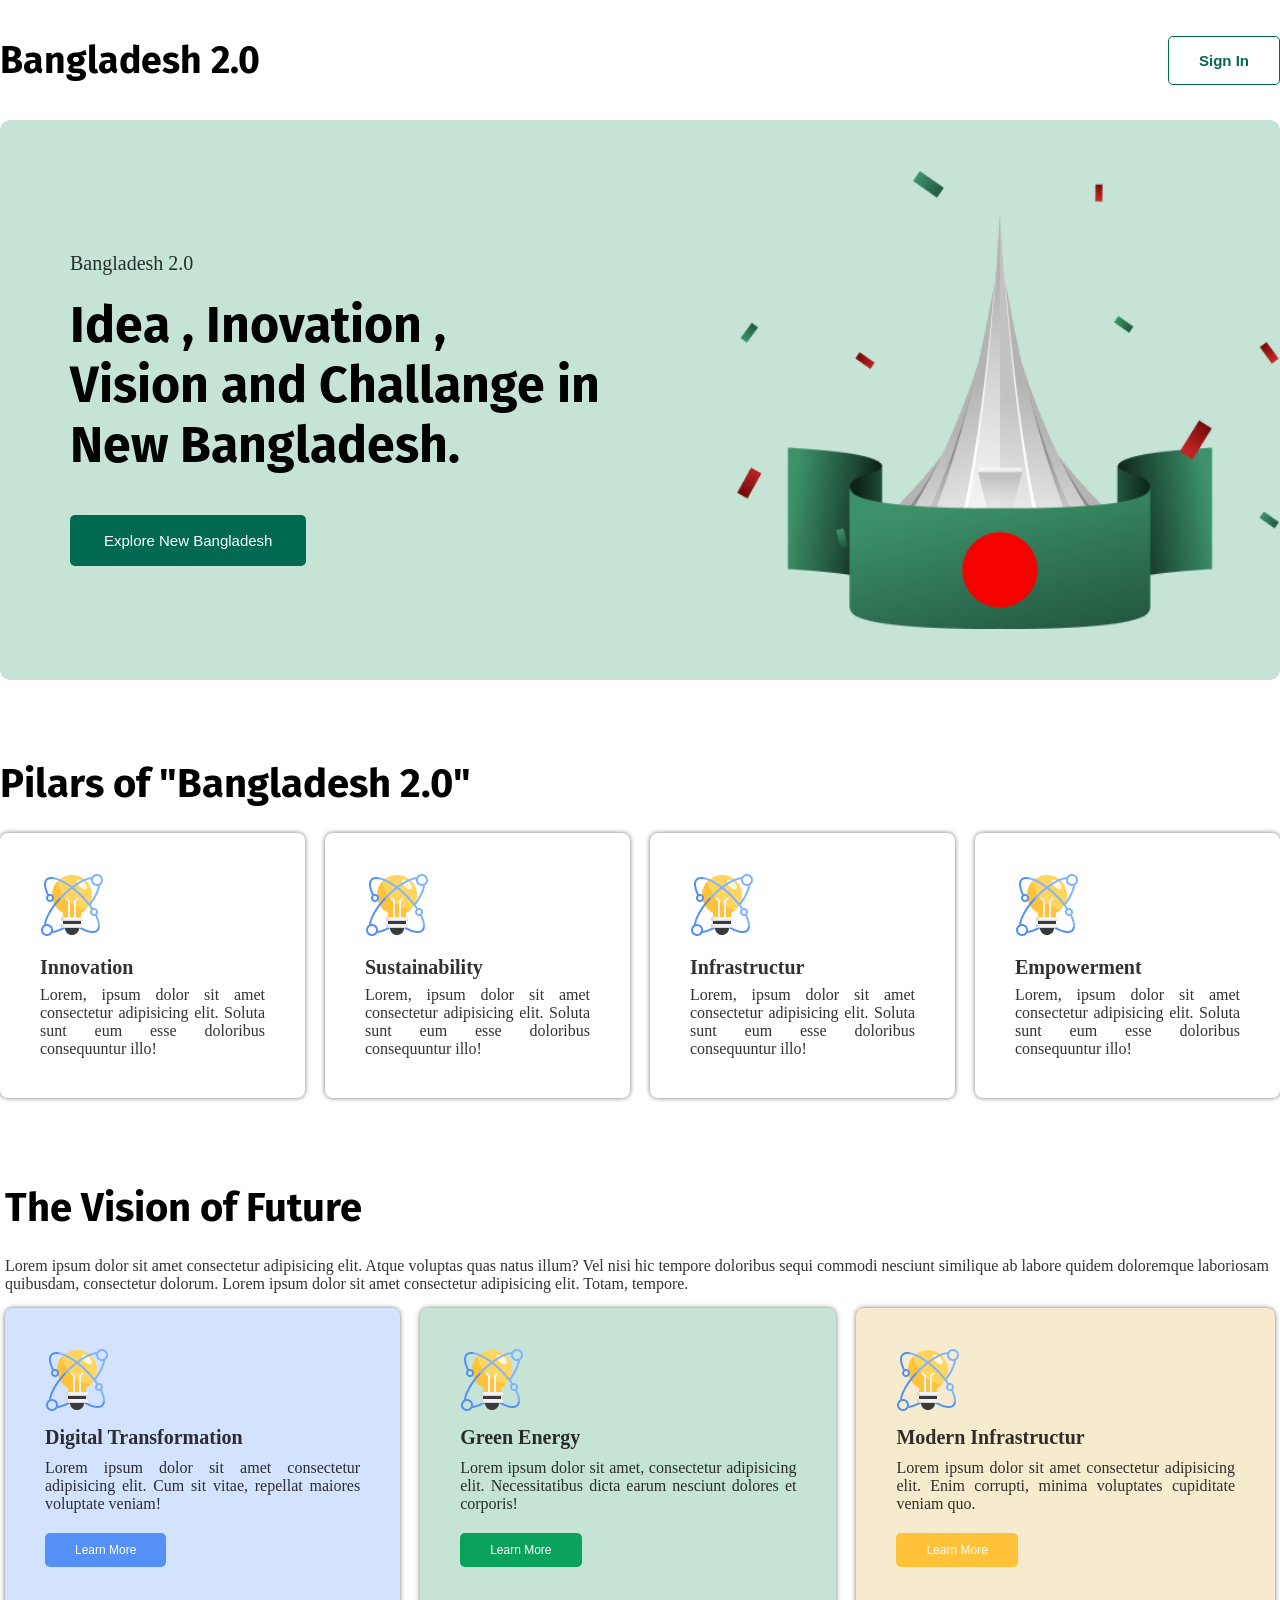
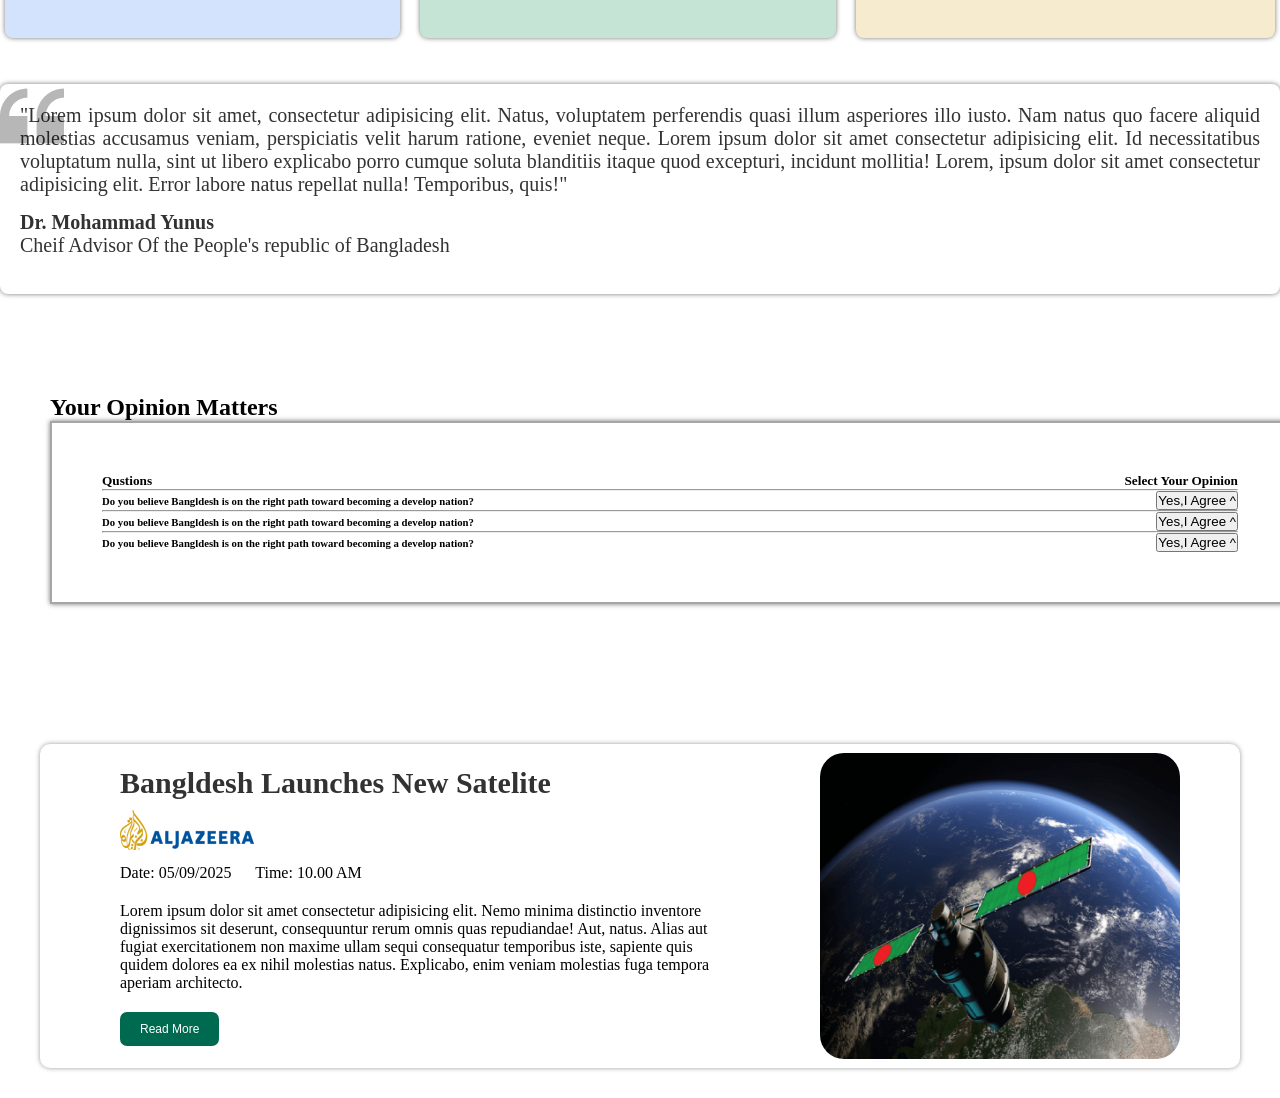
<file: index.html>
<!DOCTYPE html>
<html lang="en">
<head>
    <meta charset="UTF-8">
    <meta name="viewport" content="width=device-width, initial-scale=1.0">
    <title>Bangladesh 2.0</title>
    <link rel="preconnect" href="https://fonts.googleapis.com">
<link rel="preconnect" href="https://fonts.gstatic.com" crossorigin>
<link href="https://fonts.googleapis.com/css2?family=Fira+Sans:ital,wght@0,100;0,200;0,300;0,400;0,500;0,600;0,700;0,800;0,900;1,100;1,200;1,300;1,400;1,500;1,600;1,700;1,800;1,900&display=swap" rel="stylesheet">
    <link rel="stylesheet" href="index.css">
</head>
<body>
   <header>
     <div class="head1" >
        <h3 class="fira-sans-bold">Bangladesh 2.0</h3>

     </div>
     <div class="head2" >
        <button>Sign In</button>

     </div>
   </header>
   <main>
     <div class="main1">
        <p class="first-text">Bangladesh 2.0</p>
        <h1 class="fira-sans-bold font-size ">Idea , Inovation ,</h1>
        <h1 class="fira-sans-bold font-size">Vision and Challange in</h1>
        <h1 class="fira-sans-bold font-size">New Bangladesh.</h1>
        <button class="btn">Explore New Bangladesh</button>
    </div>
    <img src="./assets/hero.png" alt="">
     </main>

     <section>
        <h1 class="fira-sans-bold font-size-2">Pilars of "Bangladesh 2.0"</h1>
        <div class="main2">
            <div class="card">
                <img src="./assets/card-icon.png" alt="">
                <h4>Innovation</h4>
                <p>Lorem, ipsum dolor sit amet consectetur adipisicing elit. Soluta sunt eum esse doloribus consequuntur illo!</p>
            </div>
            <div class="card">
                <img src="./assets/card-icon.png" alt="">
                <h4>Sustainability</h4>
                <p>Lorem, ipsum dolor sit amet consectetur adipisicing elit. Soluta sunt eum esse doloribus consequuntur illo!</p>
            </div>
            <div class="card">
                <img src="./assets/card-icon.png" alt="">
                <h4>Infrastructur</h4>
                <p>Lorem, ipsum dolor sit amet consectetur adipisicing elit. Soluta sunt eum esse doloribus consequuntur illo!</p>
            </div>
            <div class="card">
                <img src="./assets/card-icon.png" alt="">
                <h4>Empowerment</h4>
                <p>Lorem, ipsum dolor sit amet consectetur adipisicing elit. Soluta sunt eum esse doloribus consequuntur illo!</p>
            </div>

        </div>
     </section>

     <!-- sectiom-3 -->
       <div class="section-3">
        <h1 class="fira-sans-bold font-size-2">The Vision of Future</h1>
        <p class="pg">Lorem ipsum dolor sit amet consectetur adipisicing elit. Atque voluptas quas natus illum? Vel nisi hic tempore doloribus sequi commodi nesciunt similique ab labore quidem doloremque laboriosam quibusdam, consectetur dolorum. Lorem ipsum dolor sit amet consectetur adipisicing elit. Totam, tempore.
        </p>

        <div class="card2">
            <div class="same s1">
                <img src="./assets/card-icon.png" alt="">
                <h4>Digital Transformation</h4>
                <p>Lorem ipsum dolor sit amet consectetur adipisicing elit. Cum sit vitae, repellat maiores voluptate veniam!</p>
                <button class="same1">Learn More</button>
            </div>

            <div class="same s2">
                <img src="./assets/card-icon.png" alt="">
                <h4>Green Energy</h4>
                <p>Lorem ipsum dolor sit amet, consectetur adipisicing elit. Necessitatibus dicta earum nesciunt dolores et corporis!</p>
                <button class="same2">Learn More</button>
            </div>

            <div class="same s3">
                <img src="./assets/card-icon.png" alt="">
                <h4>Modern Infrastructur</h4>
                <p>Lorem ipsum dolor sit amet consectetur adipisicing elit. Enim corrupti, minima voluptates cupiditate veniam quo.</p>
                <button class="same3">Learn More</button>
            </div>

        </div>
        
      </div>
      <div class="para">
            <p>"Lorem ipsum dolor sit amet, consectetur adipisicing elit. Natus, voluptatem perferendis quasi illum asperiores illo iusto. Nam natus quo facere aliquid molestias accusamus veniam, perspiciatis velit harum ratione, eveniet neque. Lorem ipsum dolor sit amet consectetur adipisicing elit. Id necessitatibus voluptatum nulla, sint ut libero explicabo porro cumque soluta blanditiis itaque quod excepturi, incidunt mollitia! Lorem, ipsum dolor sit amet consectetur adipisicing elit. Error labore natus repellat nulla! Temporibus, quis!"</p>
            <h4>Dr. Mohammad Yunus</h4>
            <h6>Cheif Advisor Of the People's republic of Bangladesh</h6>

        </div>
        <section class="section-4">
            <h1>Your Opinion Matters</h1>
            <div class="dropdown">
                <div class="yee">
                   <h5>Qustions</h5>
                   <h5>Select Your Opinion</h5>

                </div>
                <hr>
                <div class="yee">
                    <h6>Do you believe Bangldesh is on the right path toward becoming a develop nation?</h6>
                    <button>Yes,I Agree ^</button>

                </div>
                <hr>
                <div class="yee">
                       <h6>Do you believe Bangldesh is on the right path toward becoming a develop nation?</h6>
                    <button>Yes,I Agree ^</button>
                </div>
                <hr>
                <div class="yee">
                     <h6>Do you believe Bangldesh is on the right path toward becoming a develop nation?</h6>
                    <button>Yes,I Agree ^</button>

                </div>
            </div>
        </section>

        <section class="news">
            <div class="news-des">
                <h1>Bangldesh Launches New Satelite</h1>
                <img class="alja"  src="./assets/al-jazeera.png" alt=""> <br>
                <span class="first-span">Date: 05/09/2025</span>
                <span>Time: 10.00 AM</span>
                <p class="paragraph">Lorem ipsum dolor sit amet consectetur adipisicing elit. Nemo minima distinctio inventore dignissimos sit deserunt, consequuntur rerum omnis quas repudiandae! Aut, natus. Alias aut fugiat exercitationem non maxime ullam sequi consequatur temporibus iste, sapiente quis quidem dolores ea ex nihil molestias natus. Explicabo, enim veniam molestias fuga tempora aperiam architecto.</p>
                <button>Read More</button>
            </div>
            <img class="satelite"   src="./assets/satelite.png" alt="">
        </section>


   

</body>
</html>
</file>
<file: index.css>
*{
    margin: 0;
    padding: 0;
}
.fira-sans-bold {
  font-family: "Fira Sans", sans-serif;
  font-weight: 700;
  font-style: normal;
}

header{
    max-width: 1280px;
    height:100px ;
    /* border: 2px solid black; */
    margin:10px auto;
    display: flex;
    justify-content: center;
    align-items: center;
    justify-content: space-between;
    
}
.head1{
    
    font-size: 32px;
    font-weight: bold;
}
.head2 button {
    
     font-size: 15px;
     font-weight: bold;
     color: #006A50;
     padding: 15px 30px;
     border: 1px solid #006A50;
     border-radius: 5px;
     background-color: white;
     
}
.head2 button:hover{
    background-color: aquamarine;
}
main{
    height: 560px;
    max-width: 1280px;
    margin: 0 auto;
    background-color: #C6E4D6;
    display: flex;
    justify-content: center;
    justify-content: space-between;
    align-items: center;
    border-radius: 10px;
    margin-bottom: 80px;
}
.main1{
    width: 55%;
    margin-left: 70px;
    height: 326px;
    margin-top: 30px;
    
}
main img{
    width: 45%;
    
}
.font-size{
    font-size: 50px;
}
.first-text{
    font-size: 20px;
    opacity: 0.8;
    margin-bottom: 20px;
}
.btn{
    background-color: #006A50;
    color: white;
    padding: 17px 34px;
    font-size: 15px;
    border: none;
    border-radius: 5px;
    margin-top:40px ;
}
section{
     max-width: 1280px;
    height:324px ;
    /* border: 2px solid black; */
    margin:50px auto;
    margin-bottom: 100px
   

}
.main2{
    display: flex;
    justify-content: center;
    align-items: center;
    justify-content: space-between;
    gap: 20px;
     margin-bottom: 100px;

}
.card{
    padding: 40px;
    text-align: justify;
    border-radius: 8px;
    box-shadow: 0 0 5px rgba(0, 0, 0, 0.547);

}
.font-size-2{
    font-size: 40px;
    margin-bottom: 25px;

}
.card h4{
    font-size: 20px;
    opacity: 0.8;
    margin-bottom: 7px;
}
.card p{
    opacity: 0.8;
}
.section-3{
    max-width: 1270px;
    height: 500px;
    margin: 0 auto;

}
.main2 img{
    margin-bottom: 15px;
}
.card2{
    display: flex;
    align-items: center;
    justify-content: center;
    gap: 20px;
}
.same{
    padding: 40px;
    text-align: justify;
    border-radius: 8px;
    box-shadow: 0 0 5px rgba(0, 0, 0, 0.547);
    height: 250px;
}
.same p{
    opacity: 0.8;
}
.same h4{
    font-size: 20px;
    opacity: 0.8;
    margin-bottom: 10px
}
.same img{
    margin-bottom: 10px;
}
.same button{
   margin-top: 20px ;
   padding:10px 30px;
   border-radius: 5px;
   border:none;
   color: white;
   font-size: 12px;
}
.same1{
    background-color:#5490F5 ;
}
.same2{
    background-color: #09A15C;
}
.same3{
    background-color: #FFC239 ;
}
.s1{
    background-color:#548ff541 ;
}
.s2{
    background-color:#C6E4D6 ;
}
.s3{
    background-color:#F7EBCF ;
}
.pg{
    opacity: 0.8;
    margin-bottom: 15px;
}
.para{
    background-image: url(./assets/quote-bg.png);
    width: 1240px;
    height: 170px;
    background-repeat: no-repeat;
    box-shadow: 0 0 5px rgba(0, 0, 0, 0.547);
    border: none;
    border-radius: 8px;
    padding: 20px;
    margin: 0 auto;
    margin-bottom: 20px;
    align-items: center;
    justify-content: center;

}
.para p{
    opacity: 0.8;
    font-size: 20px;
    margin-bottom: 15px;
    text-align: justify;
}
.para h4{
    font-size: 20px;
    opacity: 0.8;
    
}
.para h6{
    font-size: 20px;
    opacity: 0.8;
    font-weight: 500;
}
.section-4{
    width: 1240px;
    height: 200px;
}

.yee{
    display: flex;
    align-items: center;
    justify-content: center;
    justify-content: space-between;
  
}
.dropdown{
    border: 2px solid rgba(0, 0, 0, 0.35);
    padding: 50px;
    box-shadow: 0 0 5px rgba(0, 0, 0, 0.547);
   
}
.section-4{
    padding: 50px;
    
}
.news{
    max-width: 1200px;
    height: 402;
    margin: 0 auto;
    margin-bottom: 30px;
    display: flex;
    justify-content: center;
    align-items: center;
    gap: 80px;
    box-shadow: 0 0 5px rgba(0, 0, 0, 0.4);
    border-radius: 10px;
    border: none;

}
.satelite{
    height: 306px;
    width: 30%;
    border-radius: 24px;
}
.news-des{
    width: 50%;
    padding: 20px;
}
.news p{
    word-wrap: break-word;
}
.first-span{
    margin-right: 20px;
    margin-bottom: 20px;
}

.paragraph{
    margin-top: 20px;
}
.alja{
    margin-bottom: 10px;
    margin-top: 10px;
}
.news button{
    margin-top: 20px;
   padding:10px 20px;
   border-radius: 7px;
   border:none;
   background-color: #006A50;
   font-size: 12px;
   color: white;
}
.news h1{
    font-size: 30px;
    opacity: 0.8;
}
</file>
